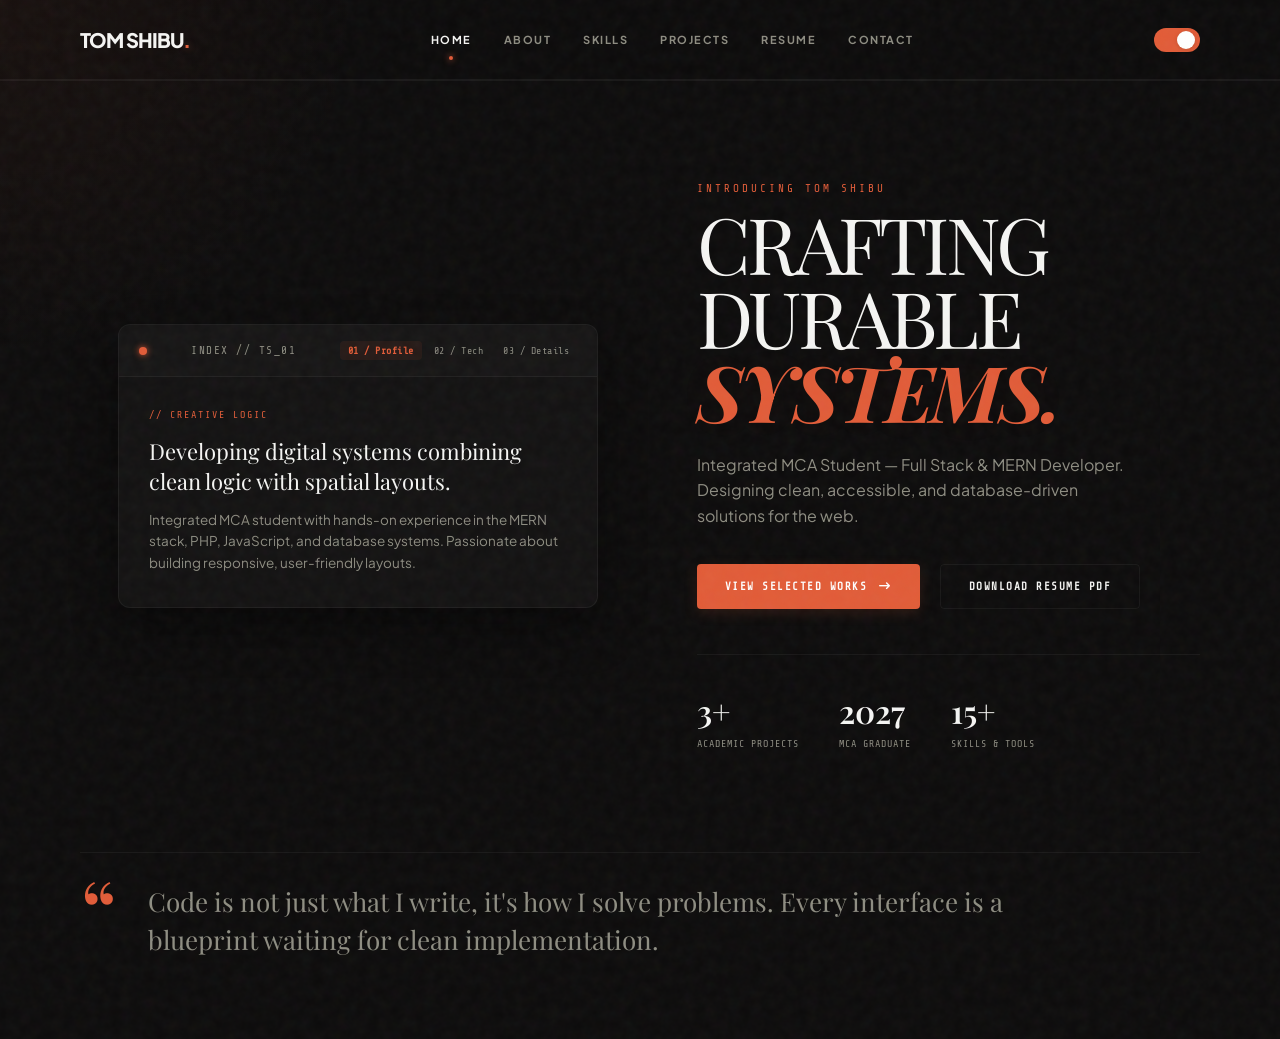
<file: index.html>
<!DOCTYPE html>
<html lang="en">

<head>
    <meta charset="UTF-8">
    <meta name="viewport" content="width=device-width, initial-scale=1.0">
    <title>Tom Shibu - Full Stack Developer</title>
    <!-- Google Fonts: Playfair Display & Plus Jakarta Sans -->
    <link rel="preconnect" href="https://fonts.googleapis.com">
    <link rel="preconnect" href="https://fonts.gstatic.com" crossorigin>
    <link
        href="https://fonts.googleapis.com/css2?family=Playfair+Display:ital,wght@0,400..900;1,400..900&family=Plus+Jakarta+Sans:wght@300;400;500;600;700;800&family=Share+Tech+Mono&display=swap"
        rel="stylesheet">
    <link rel="stylesheet" href="styles.css">
    <link rel="stylesheet" href="https://cdnjs.cloudflare.com/ajax/libs/font-awesome/6.5.1/css/all.min.css">
</head>

<body>
    <!-- Advanced Dynamic Background Overlays -->
    <div class="cursor-glow-spotlight"></div>
    <div class="ambient-grain"></div>

    <!-- Floating Top Header Navigation -->
    <header class="site-header">
        <div class="header-container">
            <a href="#home" class="header-logo">TOM SHIBU<span>.</span></a>
            <nav class="nav-links">
                <a href="#home" class="active">Home</a>
                <a href="#about">About</a>
                <a href="#skills">Skills</a>
                <a href="#projects">Projects</a>
                <a href="#resume">Resume</a>
                <a href="#contact">Contact</a>
            </nav>
            <div class="header-actions">
                <div class="theme-toggle dark" id="themeToggleBtn">
                    <div class="toggle-circle"></div>
                </div>
                <button class="menu-toggle" id="menuToggle">☰</button>
            </div>
        </div>
    </header>

    <!-- Mobile Drawer Menu -->
    <div class="mobile-menu" id="mobileMenu">
        <nav class="mobile-nav-links">
            <a href="#home" class="active">Home</a>
            <a href="#about">About</a>
            <a href="#skills">Skills</a>
            <a href="#projects">Projects</a>
            <a href="#resume">Resume</a>
            <a href="#contact">Contact</a>
        </nav>
    </div>

    <!-- Main Viewport Container -->
    <main class="main-content">

        <!-- ==================== HOME SECTION ==================== -->
        <section class="page-section active" id="home">
            <div class="hero-split">
                <div class="hero-left">
                    <!-- Studio Showcase Deck -->
                    <div class="showcase-deck">
                        <div class="deck-header">
                            <span class="deck-dot"></span>
                            <div class="deck-title">INDEX // TS_01</div>
                            <div class="deck-tabs">
                                <button class="deck-tab active" data-tab="profile">01 / Profile</button>
                                <button class="deck-tab" data-tab="tech">02 / Tech</button>
                                <button class="deck-tab" data-tab="coords">03 / Details</button>
                            </div>
                        </div>
                        <div class="deck-body">
                            <!-- Tab: Profile -->
                            <div id="deck-profile" class="deck-content active-content">
                                <p class="deck-meta-tag">// CREATIVE LOGIC</p>
                                <h4>Developing digital systems combining clean logic with spatial layouts.</h4>
                                <p class="deck-paragraph">Integrated MCA student with hands-on experience in the MERN
                                    stack, PHP, JavaScript, and database systems. Passionate about building responsive,
                                    user-friendly layouts.</p>
                            </div>

                            <!-- Tab: Tech -->
                            <div id="deck-tech" class="deck-content">
                                <p class="deck-meta-tag">// ARCHITECTURE BASE</p>
                                <div class="deck-tech-grid">
                                    <div class="tech-row">
                                        <span class="tech-row-lbl">Client</span>
                                        <span class="tech-row-val">React.js, Bootstrap, Tailwind CSS, Responsive
                                            Design</span>
                                    </div>
                                    <div class="tech-row">
                                        <span class="tech-row-lbl">Server</span>
                                        <span class="tech-row-val">Node.js, Express.js, PHP, REST APIs</span>
                                    </div>
                                    <div class="tech-row">
                                        <span class="tech-row-lbl">Database</span>
                                        <span class="tech-row-val">MongoDB pipelines, MySQL systems</span>
                                    </div>
                                </div>
                            </div>

                            <!-- Tab: Coordinates -->
                            <div id="deck-coords" class="deck-content">
                                <p class="deck-meta-tag">// COORDINATES</p>
                                <div class="deck-coords-grid">
                                    <div class="coord-item">
                                        <span class="coord-lbl">Status</span>
                                        <span class="coord-val text-glow-amber">Open to opportunities</span>
                                    </div>
                                    <div class="coord-item">
                                        <span class="coord-lbl">Studies</span>
                                        <span class="coord-val">Integrated MCA (2022 - 2027)</span>
                                    </div>
                                    <div class="coord-item">
                                        <span class="coord-lbl">Location</span>
                                        <span class="coord-val">Kerala, India</span>
                                    </div>
                                    <div class="coord-item">
                                        <span class="coord-lbl">Phone</span>
                                        <span class="coord-val">+91 9072784982</span>
                                    </div>
                                </div>
                            </div>
                        </div>
                    </div>
                </div>

                <div class="hero-right">
                    <div class="hero-editorial">
                        <span class="editorial-label">INTRODUCING TOM SHIBU</span>
                        <h1 class="editorial-title">CRAFTING<br>DURABLE<br><span>SYSTEMS.</span></h1>
                        <p class="editorial-tagline">Integrated MCA Student — Full Stack & MERN Developer. Designing
                            clean, accessible, and database-driven solutions for the web.</p>

                        <div class="editorial-buttons">
                            <a href="#projects" class="btn btn-editorial">
                                <span>VIEW SELECTED WORKS</span>
                                <i class="fa-solid fa-arrow-right-long"></i>
                            </a>
                            <a href="Tom_Shibu_Resume.pdf" download class="btn btn-editorial-secondary">
                                <span>DOWNLOAD RESUME PDF</span>
                            </a>
                        </div>

                        <div class="editorial-stats">
                            <div class="stat-block">
                                <div class="stat-val">3+</div>
                                <div class="stat-lbl">Academic Projects</div>
                            </div>
                            <div class="stat-block">
                                <div class="stat-val">2027</div>
                                <div class="stat-lbl">MCA Graduate</div>
                            </div>
                            <div class="stat-block">
                                <div class="stat-val">15+</div>
                                <div class="stat-lbl">Skills & Tools</div>
                            </div>
                        </div>
                    </div>
                </div>
            </div>

            <!-- Warm Editorial Quote Section -->
            <div class="hero-quote-wrapper">
                <div class="editorial-divider"></div>
                <div class="editorial-quote-row">
                    <div class="quote-sign">“</div>
                    <div class="quote-block-text">
                        <h3>Code is not just what I write, it's how I solve problems. Every interface is a blueprint
                            waiting for clean implementation.</h3>
                    </div>
                </div>
            </div>
        </section>

        <!-- ==================== ABOUT SECTION ==================== -->
        <section class="page-section" id="about">
            <div class="section-heading-editorial">
                <span class="sec-editorial-num">[02]</span>
                <h2>BIOGRAPHY &<br><span>BACKGROUND</span></h2>
            </div>

            <div class="about-grid">
                <div class="about-left-portrait">
                    <div class="editorial-frame">
                        <img src="profile.png" alt="Tom Shibu Portrait" class="editorial-portrait">
                        <div class="portrait-tint"></div>
                        <div class="portrait-caption">FIG 1.2 // TOM SHIBU PORTRAIT</div>
                    </div>
                </div>

                <div class="about-right-text">
                    <p class="intro-lead">I am a programmer pursuing my Integrated Master of Computer Applications (MCA)
                        degree at Amal Jyothi College of Engineering, Kerala.</p>

                    <p class="bio-para">My development philosophy is structured around writing simple, clean, and
                        self-documenting code. I enjoy building responsive, user-friendly applications and solving
                        real-world problems through technology. I have hands-on experience working with the MERN stack,
                        PHP, REST APIs, and database management systems.</p>

                    <p class="bio-para">Having completed a hybrid internship as a MERN Stack Developer at Amigosia Pvt.
                        Ltd., I focus heavily on writing secure code, structuring robust databases, and optimizing web
                        servers. My goal is to build applications that are stable, responsive, and easy to maintain.</p>

                    <div class="about-specs-grid">
                        <div class="spec-block">
                            <h5>MERN FOCUS</h5>
                            <p>Developing scalable endpoints in Express, structuring MongoDB schemas, and binding
                                interactive states in React.</p>
                        </div>
                        <div class="spec-block">
                            <h5>DATABASE & SECURITY</h5>
                            <p>Configuring secure query relations in MySQL/MongoDB, and implementing secure JWT
                                authorizations.</p>
                        </div>
                    </div>
                </div>
            </div>
        </section>

        <!-- ==================== SKILLS SECTION ==================== -->
        <section class="page-section" id="skills">
            <div class="skills-editorial-header">
                <div class="section-heading-editorial">
                    <span class="sec-editorial-num">[03]</span>
                    <h2>CURATED<br><span>TECH INDEX</span></h2>
                </div>
                <div class="editorial-filter-bar">
                    <button class="filter-btn active" data-filter="all">ALL</button>
                    <button class="filter-btn" data-filter="frontend">CLIENT/FRONT</button>
                    <button class="filter-btn" data-filter="backend">SERVER/BACK</button>
                    <button class="filter-btn" data-filter="tools">WORKFLOW</button>
                </div>
            </div>

            <div class="tech-index-grid">
                <!-- React -->
                <div class="tech-index-card" data-category="frontend">
                    <div class="tech-card-title-row">
                        <span class="tech-num">01/</span>
                        <h4>React.js</h4>
                    </div>
                    <p class="tech-desc-text">Developing scalable single page interfaces using reusable state hooks,
                        functional component hierarchies, and modular event bindings.</p>
                </div>

                <!-- JavaScript -->
                <div class="tech-index-card" data-category="frontend">
                    <div class="tech-card-title-row">
                        <span class="tech-num">02/</span>
                        <h4>JavaScript (ES6+)</h4>
                    </div>
                    <p class="tech-desc-text">Writing custom interactive logic, handling async promises, manipulating
                        the DOM, and parsing secure REST API integrations.</p>
                </div>

                <!-- Node & Express -->
                <div class="tech-index-card" data-category="backend">
                    <div class="tech-card-title-row">
                        <span class="tech-num">03/</span>
                        <h4>Node & Express.js</h4>
                    </div>
                    <p class="tech-desc-text">Configuring server environments, routing HTTP endpoints, structuring
                        backend gateways, and handling request middleware buffers.</p>
                </div>

                <!-- MongoDB & MySQL -->
                <div class="tech-index-card" data-category="backend">
                    <div class="tech-card-title-row">
                        <span class="tech-num">04/</span>
                        <h4>MongoDB & MySQL</h4>
                    </div>
                    <p class="tech-desc-text">Designing relational databases and document collections, optimizing
                        indexes, aggregating schemas, and maintaining transaction safety.</p>
                </div>

                <!-- PHP -->
                <div class="tech-index-card" data-category="backend">
                    <div class="tech-card-title-row">
                        <span class="tech-num">05/</span>
                        <h4>PHP Core</h4>
                    </div>
                    <p class="tech-desc-text">Writing object-oriented server scripts, handling security headers,
                        managing cookie sessions, and outputting dynamic parameters.</p>
                </div>

                <!-- Bootstrap & Tailwind -->
                <div class="tech-index-card" data-category="frontend">
                    <div class="tech-card-title-row">
                        <span class="tech-num">06/</span>
                        <h4>Bootstrap & Tailwind</h4>
                    </div>
                    <p class="tech-desc-text">Structuring clean web interfaces using utility classes, fluid grid
                        systems, responsive query breakpoints, and customized variables.</p>
                </div>

                <!-- Programming Languages -->
                <div class="tech-index-card" data-category="backend">
                    <div class="tech-card-title-row">
                        <span class="tech-num">07/</span>
                        <h4>Java, C, C++, Python</h4>
                    </div>
                    <p class="tech-desc-text">Acquiring strong programming concepts, memory pointers, loop logic,
                        algorithms, and compiling basics for custom operations.</p>
                </div>

                <!-- Workflow Tools -->
                <div class="tech-index-card" data-category="tools">
                    <div class="tech-card-title-row">
                        <span class="tech-num">08/</span>
                        <h4>Postman, Compass & XAMPP</h4>
                    </div>
                    <p class="tech-desc-text">Testing API routes, visualizing MongoDB query logs, hosting local servers,
                        and checking request header responses.</p>
                </div>

                <!-- Git -->
                <div class="tech-index-card" data-category="tools">
                    <div class="tech-card-title-row">
                        <span class="tech-num">09/</span>
                        <h4>Git & GitHub</h4>
                    </div>
                    <p class="tech-desc-text">Versioning codebases, running terminal branching strategies, coordinating
                        commits, resolving conflicts, and managing code reviews.</p>
                </div>

                <!-- Core Security Concepts -->
                <div class="tech-index-card" data-category="tools">
                    <div class="tech-card-title-row">
                        <span class="tech-num">10/</span>
                        <h4>JWT, CRUD & MVC</h4>
                    </div>
                    <p class="tech-desc-text">Implementing secure role-based JSON Web Tokens, configuring database CRUD
                        queries, and designing modular MVC models.</p>
                </div>
            </div>
        </section>

        <!-- ==================== PROJECTS SECTION ==================== -->
        <section class="page-section" id="projects">
            <div class="projects-editorial-header">
                <div class="section-heading-editorial">
                    <span class="sec-editorial-num">[04]</span>
                    <h2>SELECTED<br><span>BUILDS</span></h2>
                </div>
                <div class="editorial-filter-bar">
                    <button class="filter-btn active" data-filter="all">ALL</button>
                    <button class="filter-btn" data-filter="mern">MERN STACK</button>
                    <button class="filter-btn" data-filter="php">PHP & MYSQL</button>
                </div>
            </div>

            <div class="editorial-projects-grid">
                <!-- Student Management System -->
                <div class="editorial-project-card" data-tech="mern">
                    <div class="card-outline-box">
                        <span class="proj-num">01 // Full-Stack MERN</span>
                        <h3>Student Management System</h3>
                        <p class="proj-desc">A complete student database platform with secure authentication, full CRUD
                            capabilities for student records, dashboards, search filters, and pagination.</p>
                        <div class="proj-tags">
                            <span>React.js</span>
                            <span>Node.js</span>
                            <span>Express.js</span>
                            <span>MongoDB</span>
                            <span>JWT Auth</span>
                        </div>
                    </div>
                </div>

                <!-- EV Charging Finder -->
                <div class="editorial-project-card" data-tech="php">
                    <div class="card-outline-box">
                        <span class="proj-num">02 // EVolve Capstone</span>
                        <h3>EVolve Station Finder</h3>
                        <p class="proj-desc">A web portal built to locate local electric vehicle charging hubs.
                            Integrates Google Maps API, reservation scheduling calendars, and status panels.</p>
                        <div class="proj-tags">
                            <span>HTML5</span>
                            <span>CSS3 Layouts</span>
                            <span>Vanilla JS</span>
                            <span>PHP Code</span>
                            <span>MySQL</span>
                            <span>Google Maps API</span>
                        </div>
                    </div>

                </div>

                <!-- Quiz Application -->
                <div class="editorial-project-card" data-tech="php">
                    <div class="card-outline-box">
                        <span class="proj-num">03 // Interactive Web</span>
                        <h3>Online Quiz Application</h3>
                        <p class="proj-desc">An interactive quiz web application featuring customized category forms,
                            session timer counters, dynamic score outputs, and responsive views.</p>
                        <div class="proj-tags">
                            <span>HTML5</span>
                            <span>CSS Grid</span>
                            <span>JavaScript</span>
                            <span>PHP sessions</span>
                            <span>MySQL</span>
                        </div>
                    </div>
                </div>
            </div>
        </section>

        <!-- ==================== RESUME SECTION ==================== -->
        <section class="page-section" id="resume">
            <div class="section-heading-editorial">
                <span class="sec-editorial-num">[05]</span>
                <h2>EXPERIENCE &<br><span>QUALIFICATIONS</span></h2>
            </div>

            <div class="editorial-resume-grid">
                <div class="resume-col">
                    <h3 class="resume-col-title">// Professional Experience</h3>
                    <div class="editorial-timeline">
                        <div class="timeline-block">
                            <span class="timeline-year">Jun 2026</span>
                            <h4>MERN Stack Development Intern</h4>
                            <p class="timeline-location">Amigosia Pvt. Ltd. (Hybrid)</p>
                            <p class="timeline-desc">Coded full-stack web applications using the MERN stack. Designed
                                MongoDB schemas, developed RESTful API endpoints with Express, and set up JWT role
                                authorizations and CRUD actions.</p>
                        </div>
                    </div>
                </div>

                <div class="resume-col">
                    <h3 class="resume-col-title">// Education History</h3>
                    <div class="editorial-timeline">
                        <div class="timeline-block">
                            <span class="timeline-year">2022 - 2027</span>
                            <h4>Integrated Master of Computer Applications (MCA)</h4>
                            <p class="timeline-location">Amal Jyothi College of Engineering</p>
                        </div>
                        <div class="timeline-block">
                            <span class="timeline-year">2022</span>
                            <h4>Higher Secondary Education (12th)</h4>
                            <p class="timeline-location">Sacred Heart HSS Thiruvambady</p>
                        </div>
                        <div class="timeline-block">
                            <span class="timeline-year">2020</span>
                            <h4>High School Education (10th)</h4>
                            <p class="timeline-location">Sacred Heart HSS Thiruvambady</p>
                        </div>
                    </div>

                    <div class="resume-cv-banner">
                        <div class="cv-banner-details">
                            <h4>Need my resume document?</h4>
                            <p>Download a clean PDF copy outlining all details, coursework, and qualifications.</p>
                        </div>
                        <a href="Tom_Shibu_Resume.pdf" download class="btn btn-editorial">
                            <span>DOWNLOAD PDF FILE</span>
                            <i class="fa-solid fa-file-pdf"></i>
                        </a>
                    </div>
                </div>
            </div>
        </section>

        <!-- ==================== CONTACT SECTION ==================== -->
        <section class="page-section" id="contact">
            <div class="section-heading-editorial">
                <span class="sec-editorial-num">[06]</span>
                <h2>CONNECT &<br><span>COORDINATES</span></h2>
            </div>

            <div class="contact-editorial-grid">
                <div class="contact-editorial-left">
                    <h3>If you are interested in collaborating, hiring, or talking tech, send a query.</h3>

                    <div class="coord-links-list">
                        <div class="coord-link-item">
                            <span class="coord-label">Email Address:</span>
                            <span class="coord-data"><a
                                    href="mailto:tomshibu49@gmail.com">tomshibu49@gmail.com</a></span>
                        </div>
                        <div class="coord-link-item">
                            <span class="coord-label">Phone Coordinates:</span>
                            <span class="coord-data"><a href="tel:+919072784982">+91 9072784982</a></span>
                        </div>
                        <div class="coord-link-item">
                            <span class="coord-label">Current Base:</span>
                            <span class="coord-data">Kerala, India</span>
                        </div>
                        <div class="coord-link-item">
                            <span class="coord-label">Socials:</span>
                            <span class="coord-data social-inline-links">
                                <a href="https://linkedin.com/in/tomshibu" target="_blank">LinkedIn</a> /
                                <a href="https://github.com/tomshibu13" target="_blank">GitHub</a> /
                                <a href="https://www.instagram.com/tom_shibu1829/" target="_blank">Instagram</a>
                            </span>
                        </div>
                    </div>

                    <!-- <div class="editorial-qr-box">
                        <img src="qr.png" alt="Scan QR Code" class="qr-img">
                        <div class="qr-lbl">SCAN // CONNECT_MOBILE</div>
                    </div> -->
                </div>

                <div class="contact-editorial-right">
                    <form class="editorial-contact-form" id="contactForm">
                        <div class="editorial-form-group">
                            <input type="text" id="name" name="name" required placeholder=" ">
                            <label for="name">YOUR NAME</label>
                            <span class="input-glow-line"></span>
                        </div>

                        <div class="editorial-form-group">
                            <input type="email" id="email" name="email" required placeholder=" ">
                            <label for="email">YOUR EMAIL ADDRESS</label>
                            <span class="input-glow-line"></span>
                        </div>

                        <div class="editorial-form-group">
                            <input type="text" id="subject" name="subject" required placeholder=" ">
                            <label for="subject">SUBJECT / TOPIC</label>
                            <span class="input-glow-line"></span>
                        </div>

                        <div class="editorial-form-group">
                            <textarea id="message" name="message" required placeholder=" " rows="5"></textarea>
                            <label for="message">YOUR MESSAGE</label>
                            <span class="input-glow-line"></span>
                        </div>

                        <button type="submit" class="btn-editorial-submit" id="formSubmitBtn">
                            <span>SEND TRANSMISSION</span>
                            <span class="btn-submit-icon">→</span>
                        </button>

                        <div class="form-status" id="formStatus"></div>
                    </form>
                </div>
            </div>
        </section>
    </main>

    <script src="script.js"></script>
</body>

</html>
</file>
<file: styles.css>
/* ==========================================================================
   Editorial Redesign Stylesheet (Human-Centric & Typography Focused)
   ========================================================================== */

* {
    margin: 0;
    padding: 0;
    box-sizing: border-box;
}

:root {
    /* Color Palette: Warm Obsidian & Burnt Rust */
    --primary: #e25c38; /* Burnt Rust / Terracotta */
    --primary-rgb: 226, 92, 56;
    --secondary: #a8a29e; /* Warm Slate / Stone */
    --accent: #d97706; /* Warm Amber */
    --bg: #0d0c0c; /* Warm Obsidian Black */
    --bg-card: #131212; /* Warm Slate Gray/Black Card */
    --text: #f5f5f3; /* Eggshell White */
    --text-muted: #8e8d82; /* Muted Sage-Gray */
    --border: rgba(245, 245, 243, 0.05);
    --border-hover: rgba(226, 92, 56, 0.25);
    --glow: rgba(226, 92, 56, 0.12);
    
    /* Typography System */
    --font-serif: 'Playfair Display', serif;
    --font-sans: 'Plus Jakarta Sans', sans-serif;
    --font-mono: 'Share Tech Mono', monospace;
    
    --transition: all 0.35s cubic-bezier(0.25, 0.8, 0.25, 1);
}

:root.light-theme {
    /* Color Palette: Alabaster & Burnt Orange */
    --primary: #d64c27; /* Rich Terracotta */
    --primary-rgb: 214, 76, 39;
    --secondary: #57534e; /* Warm Charcoal */
    --accent: #b45309; /* Warm Ochre */
    --bg: #fbfbfa; /* Warm Alabaster White */
    --bg-card: #ffffff; /* Pure White Card */
    --text: #181816; /* Charcoal Black */
    --text-muted: #6c6c64; /* Warm Gray-Sage */
    --border: rgba(24, 24, 22, 0.07);
    --border-hover: rgba(214, 76, 39, 0.25);
    --glow: rgba(214, 76, 39, 0.06);
}

body {
    font-family: var(--font-sans);
    background-color: var(--bg);
    color: var(--text);
    overflow-x: hidden;
    transition: background-color 0.4s ease, color 0.4s ease;
    min-height: 100vh;
    line-height: 1.6;
}

/* Custom Selection Highlight */
::selection {
    background: rgba(226, 92, 56, 0.25);
    color: var(--text);
}

/* ==========================================================================
   Advanced Dynamic Background Overlays
   ========================================================================== */
.cursor-glow-spotlight {
    position: fixed;
    top: 0;
    left: 0;
    width: 100vw;
    height: 100vh;
    pointer-events: none;
    z-index: 9999;
    mix-blend-mode: screen;
    background: radial-gradient(450px circle at var(--mouse-x, 0px) var(--mouse-y, 0px), rgba(226, 92, 56, 0.06), transparent 80%);
    transition: opacity 0.3s ease;
}

.light-theme .cursor-glow-spotlight {
    background: radial-gradient(450px circle at var(--mouse-x, 0px) var(--mouse-y, 0px), rgba(214, 76, 39, 0.035), transparent 80%);
}

.ambient-grain {
    position: fixed;
    top: -50%;
    left: -50%;
    right: -50%;
    bottom: -50%;
    width: 200%;
    height: 200%;
    background: transparent url('data:image/svg+xml,%3Csvg viewBox="0 0 200 200" xmlns="http://www.w3.org/2000/svg"%3E%3Cfilter id="noiseFilter"%3E%3CfeTurbulence type="fractalNoise" baseFrequency="0.8" numOctaves="3" stitchTiles="stitch"/%3E%3C/filter%3E%3Crect width="100%25" height="100%25" filter="url(%23noiseFilter)"/%3E%3C/svg%3E') repeat;
    opacity: 0.045;
    pointer-events: none;
    z-index: 9998;
    animation: grain-dance 8s steps(10) infinite;
}

.light-theme .ambient-grain {
    opacity: 0.03;
}

@keyframes grain-dance {
    0%, 100% { transform: translate(0, 0); }
    10% { transform: translate(-5%, -10%); }
    20% { transform: translate(-15%, 5%); }
    30% { transform: translate(7%, -25%); }
    40% { transform: translate(-5%, 25%); }
    50% { transform: translate(-15%, 10%); }
    60% { transform: translate(15%, 0%); }
    70% { transform: translate(0%, 15%); }
    80% { transform: translate(3%, 35%); }
    90% { transform: translate(-10%, 10%); }
}

/* ==========================================================================
   Header Navigation (Floating Center-Aligned Bar)
   ========================================================================== */
.site-header {
    position: fixed;
    top: 0;
    left: 0;
    width: 100%;
    height: 80px;
    z-index: 1000;
    background: rgba(13, 12, 12, 0.7);
    backdrop-filter: blur(16px);
    -webkit-backdrop-filter: blur(16px);
    border-bottom: 1px solid var(--border);
    transition: var(--transition);
}

.light-theme .site-header {
    background: rgba(251, 251, 250, 0.7);
}

.site-header.shrunk {
    height: 62px;
    background: rgba(13, 12, 12, 0.9);
    box-shadow: 0 10px 30px rgba(0, 0, 0, 0.3);
}

.light-theme .site-header.shrunk {
    background: rgba(251, 251, 250, 0.92);
    box-shadow: 0 10px 30px rgba(0, 0, 0, 0.04);
}

.header-container {
    max-width: 1200px;
    height: 100%;
    margin: 0 auto;
    padding: 0 40px;
    display: flex;
    align-items: center;
    justify-content: space-between;
}

.header-logo {
    font-family: var(--font-sans);
    font-weight: 800;
    font-size: 20px;
    letter-spacing: -1px;
    color: var(--text);
    text-decoration: none;
    transition: var(--transition);
}

.header-logo span {
    color: var(--primary);
    text-shadow: 0 0 6px rgba(226, 92, 56, 0.5);
}

.nav-links {
    display: flex;
    gap: 32px;
}

.nav-links a {
    font-family: var(--font-sans);
    font-size: 11px;
    font-weight: 700;
    letter-spacing: 1.5px;
    text-transform: uppercase;
    color: var(--text-muted);
    text-decoration: none;
    padding: 6px 0;
    position: relative;
    transition: var(--transition);
}

.nav-links a:hover,
.nav-links a.active {
    color: var(--text);
}

/* Minimalist Dot Active Indicator */
.nav-links a.active::after {
    content: '';
    position: absolute;
    bottom: -6px;
    left: 50%;
    transform: translateX(-50%);
    width: 4px;
    height: 4px;
    border-radius: 50%;
    background: var(--primary);
    box-shadow: 0 0 6px var(--primary);
}

.header-actions {
    display: flex;
    align-items: center;
    gap: 16px;
}

/* Theme Toggle Button */
.theme-toggle {
    width: 46px;
    height: 24px;
    background: rgba(255, 255, 255, 0.04);
    border: 1px solid var(--border);
    border-radius: 20px;
    cursor: pointer;
    display: flex;
    align-items: center;
    padding: 2px;
    transition: var(--transition);
}

.light-theme .theme-toggle {
    background: rgba(0, 0, 0, 0.04);
}

.theme-toggle.dark {
    background: var(--primary);
    border-color: transparent;
}

.toggle-circle {
    width: 18px;
    height: 18px;
    background: var(--text);
    border-radius: 50%;
    transition: var(--transition);
    box-shadow: 0 1px 4px rgba(0, 0, 0, 0.15);
}

.theme-toggle.dark .toggle-circle {
    transform: translateX(20px);
    background: #ffffff;
}

/* Hamburger mobile menu button */
.menu-toggle {
    display: none;
    background: transparent;
    border: none;
    color: var(--text);
    font-size: 22px;
    cursor: pointer;
}

/* Mobile Dropdown drawer */
.mobile-menu {
    position: fixed;
    top: 80px;
    left: 0;
    width: 100%;
    background: var(--bg);
    border-bottom: 1px solid var(--border);
    max-height: 0;
    overflow: hidden;
    z-index: 999;
    transition: max-height 0.4s cubic-bezier(0.16, 1, 0.3, 1);
}

.mobile-menu.active {
    max-height: 320px;
}

.mobile-nav-links {
    display: flex;
    flex-direction: column;
    padding: 20px 40px;
    gap: 18px;
}

.mobile-nav-links a {
    color: var(--text-muted);
    font-family: var(--font-sans);
    font-size: 13px;
    font-weight: 700;
    letter-spacing: 1.5px;
    text-transform: uppercase;
    text-decoration: none;
    transition: var(--transition);
}

.mobile-nav-links a.active,
.mobile-nav-links a:hover {
    color: var(--primary);
}

/* ==========================================================================
   SPA Layout Main Structure
   ========================================================================== */
.main-content {
    min-height: calc(100vh - 80px);
    margin-top: 80px;
    display: flex;
    flex-direction: column;
}

.page-section {
    display: none;
    opacity: 0;
    transform: translateY(20px);
    padding: 80px 40px;
    max-width: 1200px;
    margin: 0 auto;
    width: 100%;
}

.page-section.active {
    display: block;
    animation: fadeInUp 0.6s cubic-bezier(0.25, 1, 0.5, 1) forwards;
}

@keyframes fadeInUp {
    to {
        opacity: 1;
        transform: translateY(0);
    }
}

/* Section Header Editorial */
.section-heading-editorial {
    margin-bottom: 45px;
    border-left: 2px solid var(--primary);
    padding-left: 20px;
}

.sec-editorial-num {
    font-family: var(--font-mono);
    font-size: 12px;
    color: var(--primary);
    letter-spacing: 2px;
    display: block;
    margin-bottom: 6px;
}

.section-heading-editorial h2 {
    font-family: var(--font-serif);
    font-size: 44px;
    font-weight: 400;
    line-height: 1.05;
    letter-spacing: -1.5px;
    color: var(--text);
}

.section-heading-editorial h2 span {
    font-style: italic;
    font-weight: 600;
    color: var(--primary);
}

/* ==========================================================================
   Home Section Editorial Style
   ========================================================================== */
.hero-split {
    display: grid;
    grid-template-columns: 1.05fr 0.95fr;
    gap: 60px;
    align-items: center;
    padding: 20px 0 40px;
}

.hero-left {
    display: flex;
    justify-content: center;
}

.hero-right {
    display: flex;
    flex-direction: column;
}

.hero-editorial {
    display: flex;
    flex-direction: column;
}

.editorial-label {
    font-family: var(--font-mono);
    font-size: 11px;
    letter-spacing: 3px;
    color: var(--primary);
    margin-bottom: 8px;
}

.editorial-title {
    font-family: var(--font-serif);
    font-size: 78px;
    font-weight: 400;
    line-height: 0.95;
    letter-spacing: -3.5px;
    color: var(--text);
    margin-bottom: 24px;
}

.editorial-title span {
    font-style: italic;
    font-weight: 700;
    color: var(--primary);
    text-shadow: 0 0 40px rgba(226, 92, 56, 0.05);
}

.editorial-tagline {
    font-family: var(--font-sans);
    font-size: 16px;
    line-height: 1.6;
    color: var(--text-muted);
    max-width: 440px;
    margin-bottom: 35px;
}

.editorial-buttons {
    display: flex;
    gap: 20px;
    align-items: center;
    margin-bottom: 45px;
}

/* Editorial Button Designs */
.btn-editorial {
    background: var(--primary);
    color: white;
    font-family: var(--font-mono);
    font-size: 11px;
    font-weight: 700;
    letter-spacing: 1.5px;
    padding: 14px 28px;
    border-radius: 4px;
    border: none;
    display: inline-flex;
    align-items: center;
    gap: 12px;
    cursor: pointer;
    text-decoration: none;
    transition: var(--transition);
    box-shadow: 0 4px 14px rgba(226, 92, 56, 0.15);
}

.btn-editorial:hover {
    transform: translateY(-2px);
    box-shadow: 0 8px 20px rgba(226, 92, 56, 0.25);
    background: #e96b49;
}

.btn-editorial i {
    transition: var(--transition);
}

.btn-editorial:hover i {
    transform: translateX(4px);
}

.btn-editorial-secondary {
    background: transparent;
    border: 1px solid var(--border);
    color: var(--text);
    font-family: var(--font-mono);
    font-size: 11px;
    font-weight: 700;
    letter-spacing: 1.5px;
    padding: 13px 28px;
    border-radius: 4px;
    cursor: pointer;
    text-decoration: none;
    transition: var(--transition);
}

.btn-editorial-secondary:hover {
    border-color: var(--primary);
    color: var(--primary);
    background: rgba(226, 92, 56, 0.03);
}

/* Stat Blocks grid */
.editorial-stats {
    display: flex;
    gap: 40px;
    border-top: 1px solid var(--border);
    padding-top: 30px;
}

.stat-block {
    display: flex;
    flex-direction: column;
}

.stat-val {
    font-family: var(--font-serif);
    font-size: 32px;
    font-weight: 600;
    color: var(--text);
}

.stat-lbl {
    font-family: var(--font-mono);
    font-size: 10px;
    letter-spacing: 1px;
    color: var(--text-muted);
    text-transform: uppercase;
}

/* Home bottom Quote */
.hero-quote-wrapper {
    margin-top: 60px;
}

.editorial-divider {
    height: 1px;
    background: var(--border);
    width: 100%;
    margin-bottom: 30px;
}

.editorial-quote-row {
    display: flex;
    gap: 30px;
}

.quote-sign {
    font-family: var(--font-serif);
    font-size: 90px;
    color: var(--primary);
    line-height: 0.6;
    height: 30px;
}

.quote-block-text h3 {
    font-family: var(--font-serif);
    font-size: 26px;
    font-weight: 400;
    line-height: 1.45;
    color: var(--text-muted);
    max-width: 900px;
}

.quote-block-text h3 span {
    color: var(--text);
    font-style: italic;
}

/* ==========================================================================
   Studio Showcase Deck (TYPOGRAPHIC COMPONENT)
   ========================================================================== */
.showcase-deck {
    width: 100%;
    max-width: 480px;
    background: var(--bg-card);
    border: 1px solid var(--border);
    border-radius: 12px;
    box-shadow: 0 20px 45px rgba(0, 0, 0, 0.45);
    overflow: hidden;
    transition: var(--transition);
}

.showcase-deck:hover {
    border-color: var(--border-hover);
    box-shadow: 0 25px 50px rgba(0, 0, 0, 0.55), 0 0 20px var(--glow);
}

.deck-header {
    background: rgba(255, 255, 255, 0.01);
    border-bottom: 1px solid var(--border);
    padding: 16px 20px;
    display: flex;
    align-items: center;
    justify-content: space-between;
}

.deck-dot {
    width: 8px;
    height: 8px;
    background: var(--primary);
    border-radius: 50%;
    box-shadow: 0 0 6px var(--primary);
}

.deck-title {
    font-family: var(--font-mono);
    font-size: 11px;
    letter-spacing: 1.5px;
    color: var(--text-muted);
}

.deck-tabs {
    display: flex;
    gap: 4px;
}

.deck-tab {
    background: transparent;
    border: none;
    font-family: var(--font-mono);
    font-size: 10px;
    letter-spacing: 0.5px;
    color: var(--text-muted);
    cursor: pointer;
    padding: 4px 8px;
    border-radius: 4px;
    transition: var(--transition);
}

.deck-tab:hover {
    color: var(--text);
}

.deck-tab.active {
    color: var(--primary);
    background: rgba(226, 92, 56, 0.08);
    font-weight: 700;
}

.deck-body {
    padding: 30px;
    min-height: 230px;
}

.deck-content {
    display: none;
}

.deck-content.active-content {
    display: block;
    animation: deckFadeIn 0.4s ease forwards;
}

@keyframes deckFadeIn {
    from { opacity: 0; transform: translateY(4px); }
    to { opacity: 1; transform: translateY(0); }
}

.deck-meta-tag {
    font-family: var(--font-mono);
    font-size: 10px;
    letter-spacing: 2px;
    color: var(--primary);
    margin-bottom: 14px;
}

.deck-body h4 {
    font-family: var(--font-serif);
    font-size: 22px;
    font-weight: 400;
    line-height: 1.35;
    color: var(--text);
    margin-bottom: 12px;
}

.deck-paragraph {
    font-size: 13.5px;
    line-height: 1.6;
    color: var(--text-muted);
}

/* Inside Tech list */
.deck-tech-grid {
    display: flex;
    flex-direction: column;
    gap: 12px;
}

.tech-row {
    display: flex;
    justify-content: space-between;
    border-bottom: 1px solid rgba(255, 255, 255, 0.02);
    padding-bottom: 8px;
}

.light-theme .tech-row {
    border-bottom-color: rgba(0, 0, 0, 0.02);
}

.tech-row-lbl {
    font-family: var(--font-mono);
    font-size: 11px;
    color: var(--primary);
    font-weight: 600;
}

.tech-row-val {
    font-size: 13px;
    color: var(--text);
    text-align: right;
}

/* Inside Coordinates list */
.deck-coords-grid {
    display: grid;
    grid-template-columns: 1fr;
    gap: 8px;
}

.coord-item {
    display: flex;
    justify-content: space-between;
}

.coord-lbl {
    font-family: var(--font-mono);
    font-size: 11px;
    color: var(--text-muted);
}

.coord-val {
    font-size: 13px;
    color: var(--text);
}

.coord-val a {
    color: var(--primary);
    text-decoration: none;
}

.coord-val a:hover {
    text-decoration: underline;
}

.text-glow-amber {
    color: var(--primary);
    font-weight: 600;
}

/* ==========================================================================
   About Section Layout
   ========================================================================= */
.about-grid {
    display: grid;
    grid-template-columns: 0.9fr 1.1fr;
    gap: 60px;
    align-items: flex-start;
}

.about-left-portrait {
    display: flex;
    justify-content: center;
}

/* Portrait Frame design */
.editorial-frame {
    position: relative;
    border: 1px solid var(--border);
    padding: 15px;
    border-radius: 12px;
    background: var(--bg-card);
    width: 100%;
    max-width: 320px;
    box-shadow: 0 15px 35px rgba(0, 0, 0, 0.25);
    transition: var(--transition);
}

.editorial-frame:hover {
    border-color: var(--border-hover);
    transform: translateY(-4px);
    box-shadow: 0 20px 40px rgba(0, 0, 0, 0.35), 0 0 15px var(--glow);
}

.editorial-portrait {
    width: 100%;
    aspect-ratio: 0.95;
    object-fit: cover;
    border-radius: 6px;
    filter: grayscale(100%) contrast(1.05) sepia(10%);
    transition: var(--transition);
}

.editorial-frame:hover .editorial-portrait {
    filter: grayscale(0%) contrast(1) sepia(0%);
}

.portrait-tint {
    position: absolute;
    inset: 15px;
    border-radius: 6px;
    background: var(--primary);
    mix-blend-mode: color;
    opacity: 0.12;
    pointer-events: none;
    transition: var(--transition);
}

.editorial-frame:hover .portrait-tint {
    opacity: 0;
}

.portrait-caption {
    font-family: var(--font-mono);
    font-size: 9px;
    color: var(--text-muted);
    letter-spacing: 1.5px;
    margin-top: 12px;
    text-align: center;
    text-transform: uppercase;
}

/* About Narrative */
.about-right-text {
    display: flex;
    flex-direction: column;
}

.intro-lead {
    font-family: var(--font-serif);
    font-size: 24px;
    line-height: 1.45;
    color: var(--text);
    margin-bottom: 25px;
}

.bio-para {
    font-size: 15px;
    color: var(--text-muted);
    margin-bottom: 20px;
    line-height: 1.7;
}

.about-specs-grid {
    display: grid;
    grid-template-columns: 1fr 1fr;
    gap: 30px;
    border-top: 1px solid var(--border);
    padding-top: 30px;
    margin-top: 15px;
}

.spec-block h5 {
    font-family: var(--font-mono);
    font-size: 11px;
    letter-spacing: 1.5px;
    color: var(--primary);
    margin-bottom: 8px;
}

.spec-block p {
    font-size: 13px;
    color: var(--text-muted);
    line-height: 1.5;
}

/* ==========================================================================
   Skills Section (Tech Index Grid)
   ========================================================================== */
.skills-editorial-header {
    display: flex;
    justify-content: space-between;
    align-items: flex-end;
    margin-bottom: 40px;
    flex-wrap: wrap;
    gap: 20px;
}

.editorial-filter-bar {
    display: flex;
    border-bottom: 1.5px solid var(--border);
    padding-bottom: 4px;
    gap: 24px;
}

.editorial-filter-bar .filter-btn {
    background: transparent;
    border: none;
    font-family: var(--font-mono);
    font-size: 11px;
    font-weight: 700;
    letter-spacing: 1px;
    color: var(--text-muted);
    padding: 6px 0;
    cursor: pointer;
    position: relative;
    transition: var(--transition);
}

.editorial-filter-bar .filter-btn:hover {
    color: var(--text);
}

.editorial-filter-bar .filter-btn.active {
    color: var(--primary);
}

.editorial-filter-bar .filter-btn.active::after {
    content: '';
    position: absolute;
    bottom: -5.5px;
    left: 0;
    right: 0;
    height: 1.5px;
    background: var(--primary);
}

/* Tech index grid */
.tech-index-grid {
    display: grid;
    grid-template-columns: repeat(2, 1fr);
    gap: 20px;
}

.tech-index-card {
    background: var(--bg-card);
    border: 1px solid var(--border);
    border-radius: 8px;
    padding: 24px;
    transition: var(--transition);
}

.tech-index-card:hover {
    border-color: var(--border-hover);
    box-shadow: 0 10px 25px rgba(0, 0, 0, 0.2), 0 0 15px var(--glow);
    transform: translateY(-2.5px);
}

.tech-card-title-row {
    display: flex;
    align-items: baseline;
    gap: 8px;
    margin-bottom: 10px;
    border-bottom: 1px solid var(--border);
    padding-bottom: 6px;
}

.tech-num {
    font-family: var(--font-mono);
    font-size: 10px;
    color: var(--primary);
}

.tech-card-title-row h4 {
    font-family: var(--font-sans);
    font-size: 15px;
    font-weight: 700;
    letter-spacing: -0.2px;
    color: var(--text);
}

.tech-desc-text {
    font-size: 12.5px;
    line-height: 1.6;
    color: var(--text-muted);
}

/* ==========================================================================
   Projects Section (Editorial Grid & Dynamic Expansion)
   ========================================================================== */
.projects-editorial-header {
    display: flex;
    justify-content: space-between;
    align-items: flex-end;
    margin-bottom: 40px;
    flex-wrap: wrap;
    gap: 20px;
}

.editorial-projects-grid {
    display: grid;
    grid-template-columns: repeat(3, 1fr);
    gap: 20px;
}

.editorial-project-card {
    background: var(--bg-card);
    border: 1px solid var(--border);
    border-radius: 8px;
    transition: var(--transition);
    height: 100%;
}

.editorial-project-card:hover {
    border-color: var(--border-hover);
    transform: translateY(-4px);
    box-shadow: 0 15px 30px rgba(0, 0, 0, 0.25), 0 0 15px var(--glow);
}

.card-outline-box {
    padding: 25px;
    display: flex;
    flex-direction: column;
    height: 100%;
}

.proj-num {
    font-family: var(--font-mono);
    font-size: 10px;
    color: var(--primary);
    margin-bottom: 14px;
    display: block;
}

.editorial-project-card h3 {
    font-family: var(--font-serif);
    font-size: 24px;
    font-weight: 400;
    color: var(--text);
    margin-bottom: 10px;
    line-height: 1.2;
}

.proj-desc {
    font-size: 13px;
    line-height: 1.6;
    color: var(--text-muted);
    margin-bottom: 25px;
    flex: 1;
}

.proj-tags {
    display: flex;
    flex-wrap: wrap;
    gap: 6px;
    margin-top: auto;
}

.proj-tags span {
    font-family: var(--font-mono);
    font-size: 9px;
    background: rgba(226, 92, 56, 0.05);
    border: 1px solid rgba(226, 92, 56, 0.15);
    color: var(--primary);
    padding: 3px 8px;
    border-radius: 3px;
}

.light-theme .proj-tags span {
    background: rgba(214, 76, 39, 0.04);
    border-color: rgba(214, 76, 39, 0.12);
}

/* Dynamic blueprint expandable drawer */
.project-detail-panel {
    max-height: 0;
    overflow: hidden;
    transition: max-height 0.4s cubic-bezier(0.25, 1, 0.5, 1);
    background: rgba(255, 255, 255, 0.005);
}

.editorial-project-card.expanded {
    border-color: var(--primary);
    box-shadow: 0 15px 30px rgba(0, 0, 0, 0.3), 0 0 20px var(--glow);
}

.editorial-project-card.expanded .project-detail-panel {
    max-height: 320px;
}

.detail-panel-inner {
    padding: 0 25px 25px;
}

.detail-divider {
    height: 1px;
    background: var(--border);
    margin-bottom: 18px;
}

.detail-body {
    display: grid;
    grid-template-columns: 1fr 1fr;
    gap: 20px;
}

.detail-col h5 {
    font-family: var(--font-mono);
    font-size: 10px;
    color: var(--primary);
    letter-spacing: 1px;
    margin-bottom: 6px;
    text-transform: uppercase;
}

.detail-col p {
    font-size: 12px;
    line-height: 1.5;
    color: var(--text-muted);
}

.detail-footer {
    margin-top: 18px;
    border-top: 1px dashed var(--border);
    padding-top: 10px;
}

.blueprint-label {
    font-family: var(--font-mono);
    font-size: 9px;
    color: var(--text-muted);
    letter-spacing: 1px;
}

.proj-expand-prompt {
    font-family: var(--font-mono);
    font-size: 9px;
    color: var(--primary);
    letter-spacing: 1px;
    margin-top: 18px;
    display: flex;
    align-items: center;
    gap: 6px;
    cursor: pointer;
    font-weight: 700;
    transition: var(--transition);
}

.editorial-project-card.expanded .proj-expand-prompt i {
    transform: rotate(180deg);
}

/* ==========================================================================
   Resume Section
   ========================================================================== */
.editorial-resume-grid {
    display: grid;
    grid-template-columns: 1fr 1fr;
    gap: 45px;
}

.resume-col-title {
    font-family: var(--font-mono);
    font-size: 13px;
    color: var(--primary);
    margin-bottom: 30px;
    letter-spacing: 1px;
}

.editorial-timeline {
    border-left: 1px solid var(--border);
    display: flex;
    flex-direction: column;
    gap: 30px;
    padding-left: 20px;
    margin-left: 5px;
}

.timeline-block {
    position: relative;
}

.timeline-block::before {
    content: '';
    position: absolute;
    width: 7px;
    height: 7px;
    background: var(--bg);
    border: 1.5px solid var(--primary);
    border-radius: 50%;
    left: -24.5px;
    top: 6px;
    transition: var(--transition);
}

.timeline-block:hover::before {
    background: var(--primary);
    box-shadow: 0 0 8px var(--primary);
}

.timeline-year {
    font-family: var(--font-mono);
    font-size: 11px;
    color: var(--primary);
    font-weight: 700;
    margin-bottom: 4px;
    display: block;
}

.timeline-block h4 {
    font-family: var(--font-sans);
    font-size: 15px;
    font-weight: 700;
    color: var(--text);
    margin-bottom: 2px;
}

.timeline-location {
    font-size: 12px;
    font-weight: 600;
    color: var(--text-muted);
    margin-bottom: 8px;
}

.timeline-desc {
    font-size: 12.5px;
    color: var(--text-muted);
    line-height: 1.5;
}

/* Resume CV PDF banner */
.resume-cv-banner {
    background: linear-gradient(135deg, rgba(226, 92, 56, 0.04) 0%, rgba(217, 119, 6, 0.02) 100%);
    border: 1px dashed rgba(226, 92, 56, 0.2);
    border-radius: 8px;
    padding: 24px;
    margin-top: 35px;
    display: flex;
    flex-direction: column;
    gap: 16px;
}

.cv-banner-details h4 {
    font-family: var(--font-sans);
    font-size: 14px;
    font-weight: 700;
    color: var(--text);
    margin-bottom: 4px;
}

.cv-banner-details p {
    font-size: 12px;
    color: var(--text-muted);
    line-height: 1.4;
}

.resume-cv-banner .btn {
    width: fit-content;
}

/* ==========================================================================
   Contact Section (Borderless floating inputs form)
   ========================================================================== */
.contact-editorial-grid {
    display: grid;
    grid-template-columns: 0.9fr 1.1fr;
    gap: 60px;
    align-items: flex-start;
}

.contact-editorial-left h3 {
    font-family: var(--font-serif);
    font-size: 26px;
    font-weight: 400;
    line-height: 1.35;
    margin-bottom: 35px;
    color: var(--text);
}

.coord-links-list {
    display: flex;
    flex-direction: column;
    gap: 16px;
    margin-bottom: 40px;
}

.coord-link-item {
    display: flex;
    flex-direction: column;
}

.coord-label {
    font-family: var(--font-mono);
    font-size: 10px;
    color: var(--primary);
    letter-spacing: 1px;
    text-transform: uppercase;
    margin-bottom: 4px;
}

.coord-data {
    font-size: 14px;
    font-weight: 600;
    color: var(--text);
}

.coord-data a {
    color: var(--text);
    text-decoration: none;
    border-bottom: 1px solid var(--border);
    transition: var(--transition);
}

.coord-data a:hover {
    color: var(--primary);
    border-bottom-color: var(--primary);
}

.social-inline-links a {
    color: var(--text);
    text-decoration: none;
    border-bottom: 1px solid var(--border);
}

.social-inline-links a:hover {
    color: var(--primary);
    border-bottom-color: var(--primary);
}

/* QR Code */
.editorial-qr-box {
    display: flex;
    align-items: center;
    gap: 16px;
    background: var(--bg-card);
    border: 1px solid var(--border);
    padding: 12px;
    border-radius: 8px;
    width: fit-content;
}

.qr-img {
    width: 64px;
    height: 64px;
    object-fit: contain;
}

.qr-lbl {
    font-family: var(--font-mono);
    font-size: 10px;
    color: var(--text-muted);
    letter-spacing: 1px;
}

/* Floating labels Form */
.editorial-contact-form {
    display: flex;
    flex-direction: column;
    gap: 25px;
    background: var(--bg-card);
    border: 1px solid var(--border);
    padding: 35px;
    border-radius: 12px;
}

.editorial-form-group {
    position: relative;
    width: 100%;
}

.editorial-form-group input,
.editorial-form-group textarea {
    width: 100%;
    padding: 10px 0;
    background: transparent;
    border: none;
    border-bottom: 1px solid var(--border);
    outline: none;
    color: var(--text);
    font-family: var(--font-sans);
    font-size: 13.5px;
    transition: var(--transition);
}

.editorial-form-group textarea {
    resize: vertical;
}

.editorial-form-group label {
    position: absolute;
    left: 0;
    top: 10px;
    color: var(--text-muted);
    font-family: var(--font-mono);
    font-size: 10px;
    letter-spacing: 1px;
    pointer-events: none;
    transition: var(--transition);
}

.editorial-form-group textarea ~ label {
    top: 10px;
}

.input-glow-line {
    position: absolute;
    bottom: 0;
    left: 50%;
    width: 0;
    height: 1.5px;
    background: var(--primary);
    transition: var(--transition);
    box-shadow: 0 0 6px var(--primary);
}

/* Focus and active label triggers */
.editorial-form-group input:focus,
.editorial-form-group textarea:focus {
    border-bottom-color: rgba(226, 92, 56, 0.15);
}

.editorial-form-group input:focus ~ label,
.editorial-form-group input:not(:placeholder-shown) ~ label,
.editorial-form-group textarea:focus ~ label,
.editorial-form-group textarea:not(:placeholder-shown) ~ label {
    top: -14px;
    font-size: 9px;
    font-weight: 700;
    color: var(--primary);
}

.editorial-form-group input:focus ~ .input-glow-line,
.editorial-form-group textarea:focus ~ .input-glow-line {
    width: 100%;
    left: 0;
}

/* Submit Button */
.btn-editorial-submit {
    width: 100%;
    padding: 13px;
    border: none;
    border-radius: 4px;
    font-family: var(--font-mono);
    font-size: 11px;
    font-weight: 700;
    letter-spacing: 1.5px;
    cursor: pointer;
    background: var(--primary);
    color: white;
    display: flex;
    align-items: center;
    justify-content: center;
    gap: 8px;
    transition: var(--transition);
    box-shadow: 0 4px 12px rgba(226, 92, 56, 0.15);
}

.btn-editorial-submit:hover {
    transform: translateY(-1.5px);
    box-shadow: 0 8px 18px rgba(226, 92, 56, 0.25);
    background: #e96b49;
}

.btn-submit-icon {
    font-size: 13px;
    transition: var(--transition);
}

.btn-editorial-submit:hover .btn-submit-icon {
    transform: translateX(4px);
}

.btn-editorial-submit.loading {
    pointer-events: none;
    opacity: 0.8;
}

.form-status {
    font-family: var(--font-mono);
    font-size: 11px;
    letter-spacing: 0.5px;
    text-align: center;
    margin-top: 10px;
    display: none;
}

.form-status.success {
    display: block;
    color: #10b981;
}

.form-status.error {
    display: block;
    color: #ef4444;
}

/* ==========================================================================
   Responsive Rules
   ========================================================================== */

@media screen and (max-width: 1024px) {
    .hero-split {
        grid-template-columns: 1fr;
        gap: 50px;
        text-align: center;
    }

    .hero-left,
    .hero-right {
        width: 100%;
        align-items: center;
    }

    .editorial-tagline {
        max-width: 100%;
        margin-left: auto;
        margin-right: auto;
    }

    .editorial-buttons {
        justify-content: center;
    }

    .editorial-stats {
        justify-content: center;
        gap: 30px;
    }

    .editorial-quote-row {
        flex-direction: column;
        align-items: center;
        text-align: center;
    }

    .about-grid {
        grid-template-columns: 1fr;
        gap: 40px;
    }

    .editorial-projects-grid {
        grid-template-columns: repeat(2, 1fr);
    }

    .editorial-resume-grid {
        grid-template-columns: 1fr;
        gap: 40px;
    }

    .contact-editorial-grid {
        grid-template-columns: 1fr;
        gap: 45px;
    }
}

@media screen and (max-width: 768px) {
    .menu-toggle {
        display: block;
    }

    .nav-links {
        display: none; /* Collapsed under mobile drawer list */
    }

    .header-container {
        padding: 0 20px;
    }

    .page-section {
        padding: 60px 20px;
    }

    .editorial-title {
        font-size: 52px;
    }

    .showcase-deck {
        max-width: 100%;
    }

    .skills-editorial-header {
        flex-direction: column;
        align-items: center;
        text-align: center;
    }

    .projects-editorial-header {
        flex-direction: column;
        align-items: center;
        text-align: center;
    }

    .tech-index-grid {
        grid-template-columns: 1fr;
    }

    .editorial-projects-grid {
        grid-template-columns: 1fr;
    }
    
    .detail-body {
        grid-template-columns: 1fr;
        gap: 15px;
    }
}

@media screen and (max-width: 480px) {
    .editorial-title {
        font-size: 40px;
    }

    .editorial-buttons {
        flex-direction: column;
        width: 100%;
        gap: 12px;
    }

    .btn-editorial,
    .btn-editorial-secondary {
        width: 100%;
        justify-content: center;
    }

    .editorial-stats {
        flex-direction: column;
        gap: 15px;
        align-items: center;
    }

    .editorial-contact-form {
        padding: 24px 20px;
    }
}
</file>
